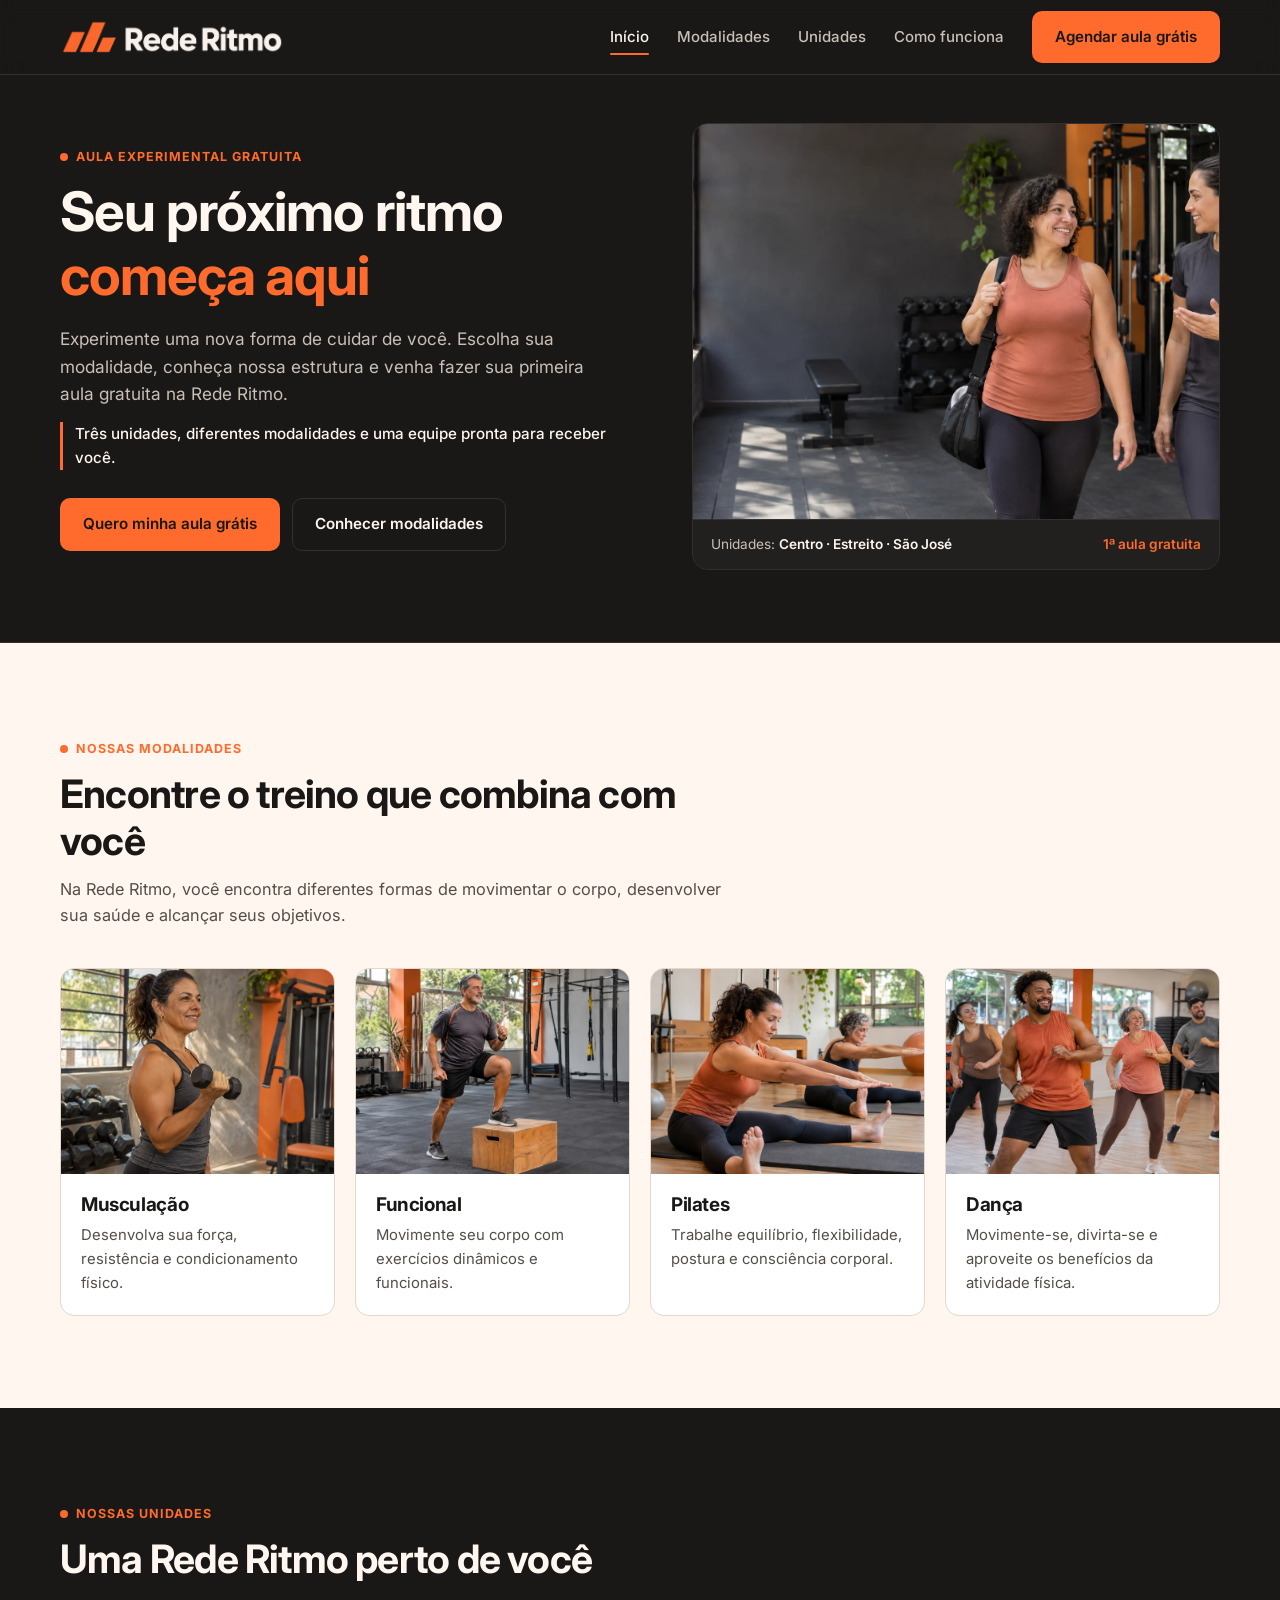
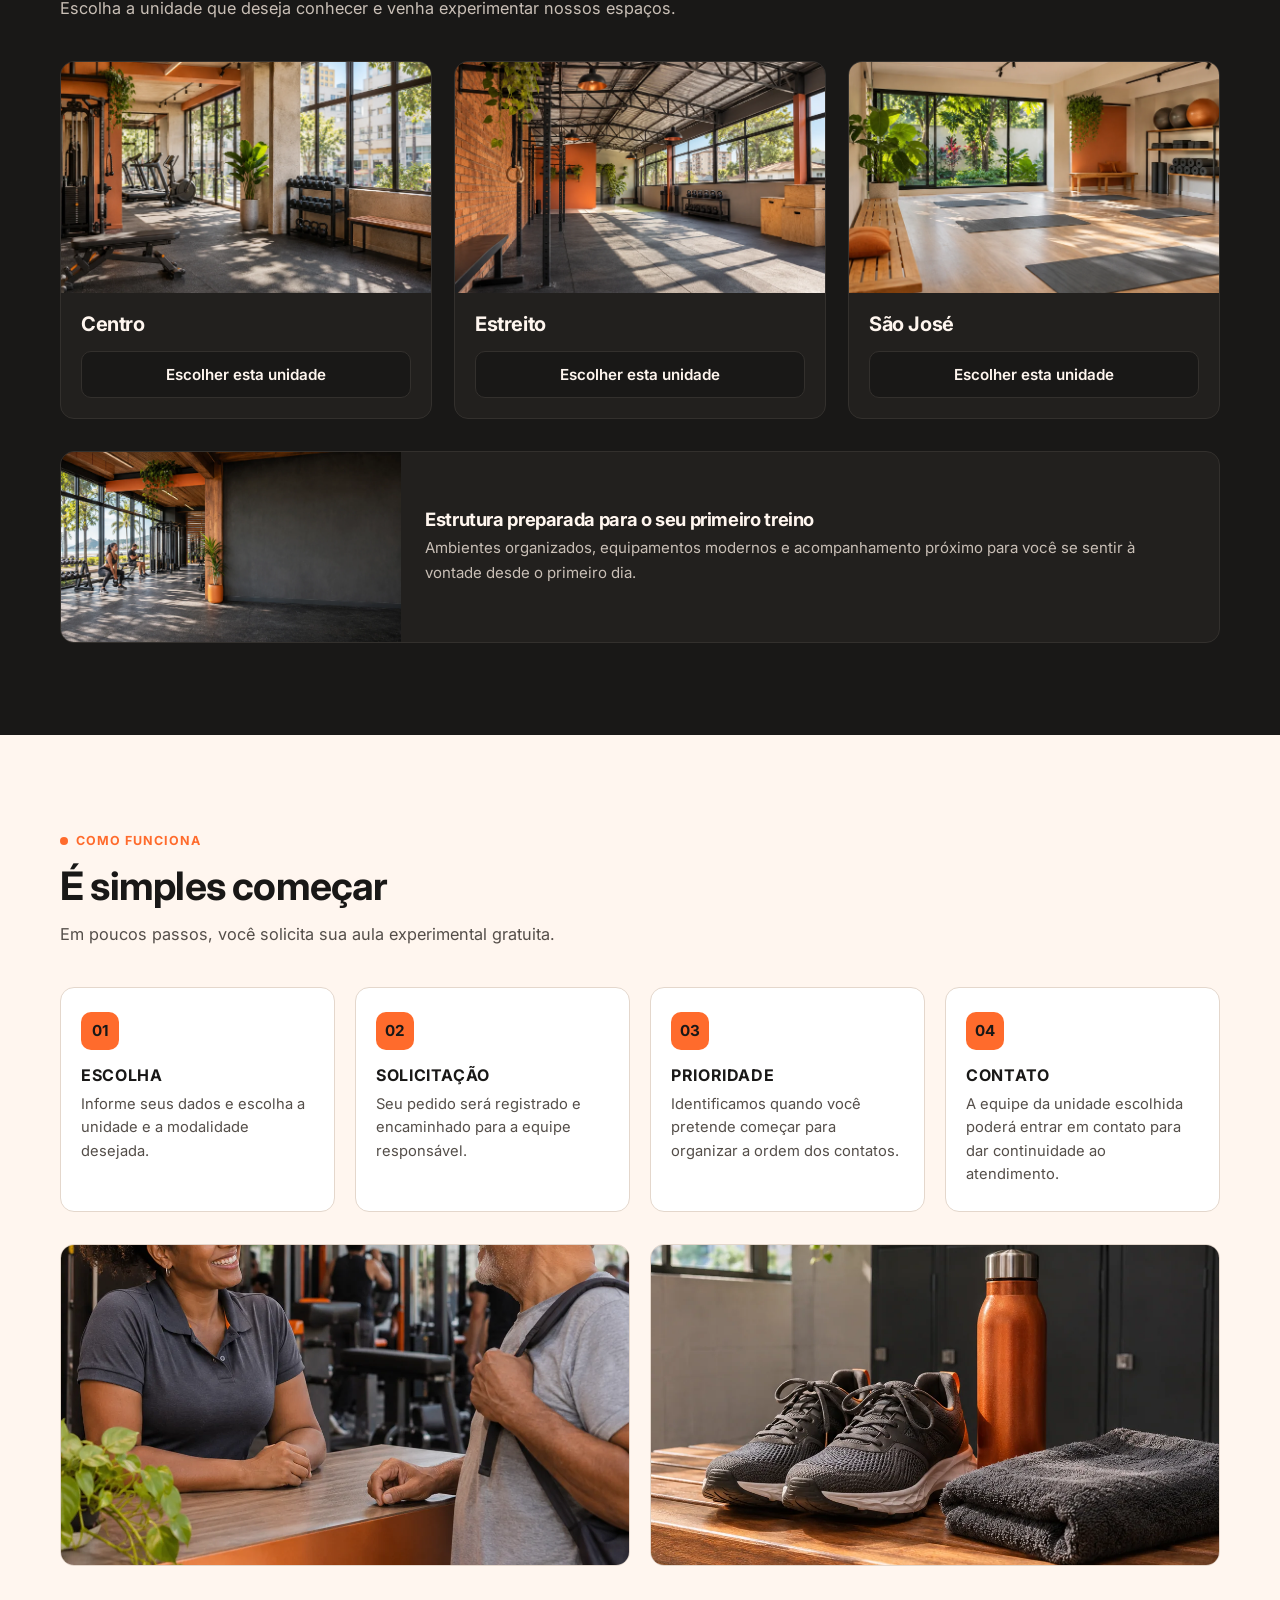
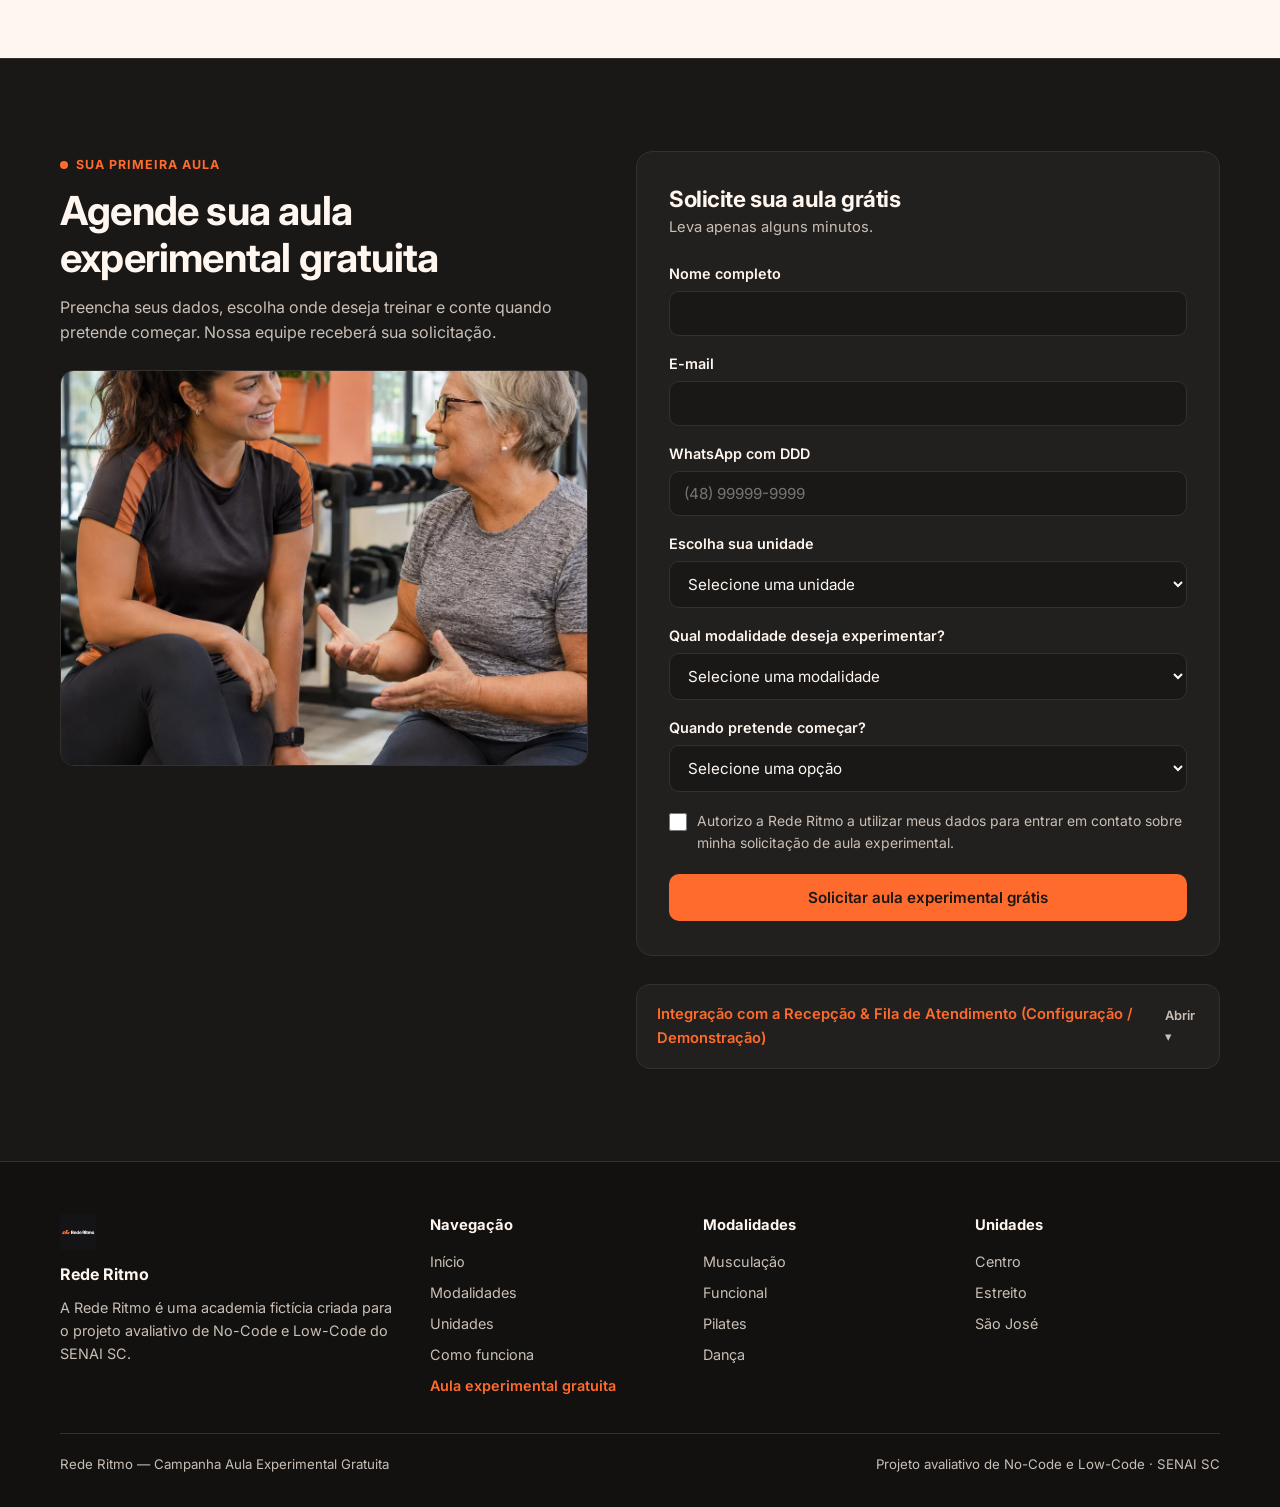
<file: public/03-unidades/kit-visual-rede-ritmo/index.html>
<!DOCTYPE html>
<html lang="pt-BR">
<head>
  <meta charset="UTF-8" />
  <meta name="viewport" content="width=device-width, initial-scale=1.0" />
  <title>Aula experimental gratuita | Rede Ritmo</title>
  <meta name="description" content="Seu próximo ritmo começa aqui. Escolha entre Musculação, Funcional, Pilates e Dança e solicite sua primeira aula experimental gratuita nas unidades Centro, Estreito e São José." />
  <link rel="icon" type="image/png" href="00-marca/icone-aba.png" />
  <link rel="preconnect" href="https://fonts.googleapis.com" />
  <link rel="preconnect" href="https://fonts.gstatic.com" crossorigin />
  <link href="https://fonts.googleapis.com/css2?family=Inter:wght@400;500;600;700&display=swap" rel="stylesheet" />

  <style>
    :root {
      --grafite: #191817;
      --grafite-card: #22201E;
      --grafite-borda: #33302D;
      --laranja: #FF6B2C;
      --laranja-hover: #E85A1E;
      --branco-quente: #FFF6EF;
      --branco-suave: #F5EAE0;
      --texto-secundario-escuro: #C9BFB6;
      --texto-secundario-claro: #544E49;
      --borda-clara: #E4D7CC;

      --quente-bg: rgba(255, 107, 44, 0.16);
      --quente-border: #FF6B2C;
      --quente-text: #FF8C5A;

      --morno-bg: rgba(234, 179, 8, 0.16);
      --morno-border: #EAB308;
      --morno-text: #FACC15;

      --frio-bg: rgba(56, 189, 248, 0.16);
      --frio-border: #38BDF8;
      --frio-text: #7DD3FC;

      --container-max: 1200px;
      --gutter: 20px;
      --radius-card: 14px;
      --radius-btn: 10px;
    }

    * {
      box-sizing: border-box;
      margin: 0;
      padding: 0;
    }

    html {
      scroll-behavior: smooth;
      overflow-x: hidden;
    }

    body {
      font-family: 'Inter', system-ui, -apple-system, BlinkMacSystemFont, sans-serif;
      background-color: var(--grafite);
      color: var(--branco-quente);
      line-height: 1.6;
      overflow-x: hidden;
      -webkit-font-smoothing: antialiased;
    }

    img {
      display: block;
      max-width: 100%;
      object-fit: cover;
    }

    a {
      color: inherit;
      text-decoration: none;
    }

    .container {
      width: 100%;
      max-width: var(--container-max);
      margin-left: auto;
      margin-right: auto;
      padding-left: var(--gutter);
      padding-right: var(--gutter);
    }

    /* Botões */
    .btn {
      display: inline-flex;
      align-items: center;
      justify-content: center;
      gap: 8px;
      padding: 13px 22px;
      border-radius: var(--radius-btn);
      font-family: inherit;
      font-size: 0.95rem;
      font-weight: 600;
      cursor: pointer;
      border: 1px solid transparent;
      transition: background-color 0.2s ease, border-color 0.2s ease, color 0.2s ease, transform 0.15s ease;
    }

    .btn:active {
      transform: translateY(1px);
    }

    .btn:disabled {
      opacity: 0.65;
      cursor: not-allowed;
    }

    .btn-primary {
      background-color: var(--laranja);
      color: var(--grafite);
    }

    .btn-primary:hover:not(:disabled) {
      background-color: var(--laranja-hover);
      color: var(--branco-quente);
    }

    .btn-outline {
      background-color: transparent;
      border-color: var(--grafite-borda);
      color: var(--branco-quente);
    }

    .btn-outline:hover {
      border-color: var(--laranja);
      color: var(--laranja);
    }

    .btn-full {
      width: 100%;
    }

    /* Cabeçalho Fixo */
    .site-header {
      position: sticky;
      top: 0;
      z-index: 50;
      background-color: rgba(25, 24, 23, 0.96);
      border-bottom: 1px solid var(--grafite-borda);
      backdrop-filter: blur(8px);
    }

    .header-inner {
      display: flex;
      align-items: center;
      justify-content: space-between;
      min-height: 74px;
      gap: 16px;
    }

    .brand-link img {
      height: 36px;
      width: auto;
      object-fit: contain;
    }

    .desktop-nav {
      display: none;
      align-items: center;
      gap: 28px;
    }

    .desktop-nav a.nav-item {
      font-size: 0.94rem;
      font-weight: 500;
      color: var(--texto-secundario-escuro);
      position: relative;
      padding: 6px 0;
      transition: color 0.2s ease;
    }

    .desktop-nav a.nav-item:hover,
    .desktop-nav a.nav-item.active {
      color: var(--branco-quente);
    }

    .desktop-nav a.nav-item.active::after {
      content: "";
      position: absolute;
      left: 0;
      right: 0;
      bottom: 0;
      height: 2px;
      background-color: var(--laranja);
      border-radius: 2px;
    }

    .mobile-toggle {
      display: inline-flex;
      align-items: center;
      justify-content: center;
      width: 42px;
      height: 42px;
      border-radius: 10px;
      border: 1px solid var(--grafite-borda);
      background: var(--grafite-card);
      color: var(--branco-quente);
      cursor: pointer;
    }

    .mobile-menu {
      display: none;
      flex-direction: column;
      gap: 12px;
      padding: 16px var(--gutter) 22px;
      border-top: 1px solid var(--grafite-borda);
      background-color: var(--grafite);
    }

    .mobile-menu.open {
      display: flex;
    }

    .mobile-menu a.nav-item {
      padding: 8px 4px;
      font-weight: 500;
      color: var(--branco-quente);
      border-bottom: 1px solid var(--grafite-borda);
    }

    @media (min-width: 900px) {
      .desktop-nav {
        display: flex;
      }
      .mobile-toggle,
      .mobile-menu {
        display: none !important;
      }
    }

    /* Tipografia e Rótulos de Seção */
    .eyebrow {
      display: inline-flex;
      align-items: center;
      gap: 8px;
      font-size: 0.78rem;
      font-weight: 700;
      letter-spacing: 0.08em;
      text-transform: uppercase;
      color: var(--laranja);
      margin-bottom: 12px;
    }

    .eyebrow-dot {
      width: 8px;
      height: 8px;
      border-radius: 50%;
      background-color: var(--laranja);
      flex-shrink: 0;
    }

    h1, h2, h3 {
      font-weight: 700;
      line-height: 1.18;
      letter-spacing: -0.02em;
    }

    section {
      padding: 68px 0;
    }

    @media (min-width: 900px) {
      section {
        padding: 92px 0;
      }
    }

    /* 2. Hero */
    .hero {
      padding-top: 48px;
      padding-bottom: 72px;
      border-bottom: 1px solid var(--grafite-borda);
    }

    .hero-grid {
      display: grid;
      grid-template-columns: 1fr;
      gap: 36px;
      align-items: center;
    }

    @media (min-width: 900px) {
      .hero-grid {
        grid-template-columns: 1.05fr 0.95fr;
        gap: 48px;
      }
    }

    .hero h1 {
      font-size: clamp(2.2rem, 4.5vw, 3.4rem);
      color: var(--branco-quente);
      margin-bottom: 18px;
    }

    .hero h1 span {
      color: var(--laranja);
    }

    .hero-subtitle {
      font-size: 1.08rem;
      color: var(--texto-secundario-escuro);
      margin-bottom: 14px;
      max-width: 560px;
    }

    .hero-complement {
      font-size: 0.95rem;
      font-weight: 500;
      color: var(--branco-quente);
      padding-left: 12px;
      border-left: 3px solid var(--laranja);
      margin-bottom: 28px;
    }

    .hero-actions {
      display: flex;
      flex-wrap: wrap;
      gap: 12px;
    }

    .hero-media {
      position: relative;
      border-radius: 16px;
      overflow: hidden;
      border: 1px solid var(--grafite-borda);
      background-color: var(--grafite-card);
    }

    .hero-media img {
      width: 100%;
      aspect-ratio: 4 / 3;
      object-fit: cover;
    }

    .hero-badge-bar {
      display: flex;
      align-items: center;
      justify-content: space-between;
      gap: 12px;
      padding: 14px 18px;
      background-color: var(--grafite-card);
      border-top: 1px solid var(--grafite-borda);
      font-size: 0.85rem;
      color: var(--texto-secundario-escuro);
    }

    .hero-badge-bar strong {
      color: var(--branco-quente);
      font-weight: 600;
    }

    /* Cabeçalhos de Seção */
    .section-header {
      max-width: 680px;
      margin-bottom: 40px;
    }

    .section-header h2 {
      font-size: clamp(1.75rem, 3.2vw, 2.45rem);
      margin-bottom: 12px;
    }

    .section-header p {
      font-size: 1.02rem;
      color: var(--texto-secundario-escuro);
    }

    /* Seção Clara Alternada (Branco Quente) */
    .section-warm {
      background-color: var(--branco-quente);
      color: var(--grafite);
    }

    .section-warm .section-header p {
      color: var(--texto-secundario-claro);
    }

    /* 3. Modalidades */
    .modalities-grid {
      display: grid;
      grid-template-columns: 1fr;
      gap: 20px;
    }

    @media (min-width: 600px) {
      .modalities-grid {
        grid-template-columns: repeat(2, 1fr);
      }
    }

    @media (min-width: 960px) {
      .modalities-grid {
        grid-template-columns: repeat(4, 1fr);
      }
    }

    .modality-card {
      background-color: #FFFFFF;
      border: 1px solid var(--borda-clara);
      border-radius: var(--radius-card);
      overflow: hidden;
      display: flex;
      flex-direction: column;
    }

    .modality-card img {
      width: 100%;
      aspect-ratio: 4 / 3;
    }

    .modality-body {
      padding: 20px;
      flex: 1;
    }

    .modality-body h3 {
      font-size: 1.18rem;
      color: var(--grafite);
      margin-bottom: 8px;
    }

    .modality-body p {
      font-size: 0.93rem;
      color: var(--texto-secundario-claro);
    }

    /* 4. Unidades */
    .units-grid {
      display: grid;
      grid-template-columns: 1fr;
      gap: 22px;
      margin-bottom: 32px;
    }

    @media (min-width: 768px) {
      .units-grid {
        grid-template-columns: repeat(3, 1fr);
      }
    }

    .unit-card {
      background-color: var(--grafite-card);
      border: 1px solid var(--grafite-borda);
      border-radius: var(--radius-card);
      overflow: hidden;
      display: flex;
      flex-direction: column;
      transition: border-color 0.2s ease;
    }

    .unit-card.selected {
      border-color: var(--laranja);
    }

    .unit-card img {
      width: 100%;
      aspect-ratio: 16 / 10;
    }

    .unit-body {
      padding: 20px;
      display: flex;
      flex-direction: column;
      gap: 14px;
      flex: 1;
      justify-content: space-between;
    }

    .unit-body h3 {
      font-size: 1.25rem;
      color: var(--branco-quente);
    }

    .btn-unit {
      width: 100%;
      background-color: var(--grafite);
      color: var(--branco-quente);
      border: 1px solid var(--grafite-borda);
    }

    .btn-unit:hover,
    .unit-card.selected .btn-unit {
      background-color: var(--laranja);
      border-color: var(--laranja);
      color: var(--grafite);
    }

    .structure-banner {
      display: grid;
      grid-template-columns: 1fr;
      background-color: var(--grafite-card);
      border: 1px solid var(--grafite-borda);
      border-radius: var(--radius-card);
      overflow: hidden;
      align-items: center;
    }

    @media (min-width: 768px) {
      .structure-banner {
        grid-template-columns: 340px 1fr;
      }
    }

    .structure-banner img {
      width: 100%;
      height: 190px;
    }

    .structure-banner-text {
      padding: 24px;
    }

    .structure-banner-text h3 {
      font-size: 1.15rem;
      margin-bottom: 6px;
    }

    .structure-banner-text p {
      font-size: 0.94rem;
      color: var(--texto-secundario-escuro);
    }

    /* 5. Como Funciona */
    .steps-grid {
      display: grid;
      grid-template-columns: 1fr;
      gap: 20px;
      margin-bottom: 32px;
    }

    @media (min-width: 640px) {
      .steps-grid {
        grid-template-columns: repeat(2, 1fr);
      }
    }

    @media (min-width: 960px) {
      .steps-grid {
        grid-template-columns: repeat(4, 1fr);
      }
    }

    .step-card {
      background-color: #FFFFFF;
      border: 1px solid var(--borda-clara);
      border-radius: var(--radius-card);
      padding: 24px 20px;
    }

    .step-num {
      display: inline-flex;
      align-items: center;
      justify-content: center;
      width: 38px;
      height: 38px;
      border-radius: 10px;
      background-color: var(--laranja);
      color: var(--grafite);
      font-weight: 700;
      font-size: 0.95rem;
      margin-bottom: 16px;
    }

    .step-card h3 {
      font-size: 1rem;
      letter-spacing: 0.04em;
      color: var(--grafite);
      margin-bottom: 8px;
    }

    .step-card p {
      font-size: 0.92rem;
      color: var(--texto-secundario-claro);
    }

    .welcome-gallery {
      display: grid;
      grid-template-columns: 1fr;
      gap: 20px;
    }

    @media (min-width: 768px) {
      .welcome-gallery {
        grid-template-columns: repeat(2, 1fr);
      }
    }

    .welcome-gallery figure {
      border-radius: var(--radius-card);
      overflow: hidden;
      border: 1px solid var(--borda-clara);
      background-color: #FFFFFF;
    }

    .welcome-gallery img {
      width: 100%;
      aspect-ratio: 16 / 9;
    }

    /* 6. Formulário */
    .form-section {
      border-top: 1px solid var(--grafite-borda);
    }

    .form-grid {
      display: grid;
      grid-template-columns: 1fr;
      gap: 36px;
      align-items: start;
    }

    @media (min-width: 900px) {
      .form-grid {
        grid-template-columns: 0.95fr 1.05fr;
        gap: 48px;
      }
    }

    .form-intro h2 {
      font-size: clamp(1.8rem, 3.3vw, 2.5rem);
      margin-bottom: 14px;
    }

    .form-intro p {
      color: var(--texto-secundario-escuro);
      margin-bottom: 24px;
    }

    .form-intro img {
      width: 100%;
      aspect-ratio: 4 / 3;
      border-radius: var(--radius-card);
      border: 1px solid var(--grafite-borda);
    }

    .form-card {
      background-color: var(--grafite-card);
      border: 1px solid var(--grafite-borda);
      border-radius: 16px;
      padding: 26px 22px;
    }

    @media (min-width: 600px) {
      .form-card {
        padding: 34px 32px;
      }
    }

    .form-card-header {
      margin-bottom: 22px;
    }

    .form-card-header h3 {
      font-size: 1.4rem;
      margin-bottom: 4px;
    }

    .form-card-header p {
      font-size: 0.92rem;
      color: var(--texto-secundario-escuro);
    }

    .field-group {
      margin-bottom: 16px;
    }

    .field-group label {
      display: block;
      font-size: 0.9rem;
      font-weight: 600;
      margin-bottom: 6px;
      color: var(--branco-quente);
    }

    .field-control {
      width: 100%;
      padding: 12px 14px;
      border-radius: 10px;
      border: 1px solid var(--grafite-borda);
      background-color: var(--grafite);
      color: var(--branco-quente);
      font-family: inherit;
      font-size: 0.95rem;
      transition: border-color 0.2s ease;
    }

    .field-control:focus {
      outline: none;
      border-color: var(--laranja);
    }

    .field-control.invalid {
      border-color: #EF4444;
    }

    .field-error {
      display: none;
      font-size: 0.82rem;
      color: #FCA5A5;
      margin-top: 5px;
    }

    .field-error.visible {
      display: block;
    }

    .checkbox-group {
      display: flex;
      align-items: flex-start;
      gap: 10px;
      margin: 18px 0 20px;
    }

    .checkbox-group input[type="checkbox"] {
      width: 18px;
      height: 18px;
      margin-top: 3px;
      accent-color: var(--laranja);
      flex-shrink: 0;
      cursor: pointer;
    }

    .checkbox-group label {
      font-size: 0.87rem;
      font-weight: 400;
      color: var(--texto-secundario-escuro);
      cursor: pointer;
      margin-bottom: 0;
    }

    /* Área de Status / Pós-envio */
    .status-box {
      display: none;
      margin-top: 18px;
      padding: 18px;
      border-radius: 12px;
      border: 1px solid var(--grafite-borda);
      font-size: 0.93rem;
    }

    .status-box.visible {
      display: block;
    }

    .status-box.error {
      background-color: rgba(239, 68, 68, 0.12);
      border-color: #EF4444;
      color: #FECACA;
    }

    .status-box.duplicate {
      background-color: rgba(234, 179, 8, 0.14);
      border-color: #EAB308;
      color: #FEF08A;
    }

    .status-box.success {
      background-color: rgba(34, 197, 94, 0.12);
      border-color: #22C55E;
      color: var(--branco-quente);
    }

    .status-box h4 {
      font-size: 1.08rem;
      margin-bottom: 6px;
    }

    .receipt-details {
      margin-top: 12px;
      padding-top: 12px;
      border-top: 1px solid rgba(255, 246, 239, 0.15);
      display: grid;
      gap: 6px;
      font-size: 0.88rem;
    }

    /* Badges de Prioridade */
    .priority-badge {
      display: inline-flex;
      align-items: center;
      gap: 6px;
      padding: 3px 10px;
      border-radius: 999px;
      font-size: 0.76rem;
      font-weight: 700;
      text-transform: uppercase;
      letter-spacing: 0.05em;
    }

    .priority-quente {
      background-color: var(--quente-bg);
      border: 1px solid var(--quente-border);
      color: var(--quente-text);
    }

    .priority-morno {
      background-color: var(--morno-bg);
      border: 1px solid var(--morno-border);
      color: var(--morno-text);
    }

    .priority-frio {
      background-color: var(--frio-bg);
      border: 1px solid var(--frio-border);
      color: var(--frio-text);
    }

    /* Painel Técnico de Integração e Recepção (Avaliação) */
    .ops-drawer {
      margin-top: 28px;
      background-color: var(--grafite-card);
      border: 1px solid var(--grafite-borda);
      border-radius: var(--radius-card);
      padding: 18px 20px;
    }

    .ops-drawer summary {
      cursor: pointer;
      font-weight: 600;
      font-size: 0.92rem;
      color: var(--laranja);
      list-style: none;
      display: flex;
      align-items: center;
      justify-content: space-between;
    }

    .ops-content {
      margin-top: 16px;
      padding-top: 16px;
      border-top: 1px solid var(--grafite-borda);
      display: grid;
      gap: 16px;
      font-size: 0.88rem;
    }

    .ops-row {
      display: flex;
      flex-wrap: wrap;
      gap: 10px;
      align-items: center;
    }

    .ops-row input[type="url"] {
      flex: 1;
      min-width: 220px;
    }

    .reception-list {
      display: grid;
      gap: 10px;
      max-height: 280px;
      overflow-y: auto;
    }

    .reception-item {
      background-color: var(--grafite);
      border: 1px solid var(--grafite-borda);
      border-radius: 10px;
      padding: 12px 14px;
      display: flex;
      flex-wrap: wrap;
      justify-content: space-between;
      align-items: center;
      gap: 10px;
    }

    .reception-item.hot-row {
      border-left: 4px solid var(--laranja);
    }

    /* 12. Rodapé */
    .site-footer {
      background-color: #121110;
      border-top: 1px solid var(--grafite-borda);
      padding: 52px 0 32px;
      color: var(--texto-secundario-escuro);
      font-size: 0.9rem;
    }

    .footer-grid {
      display: grid;
      grid-template-columns: 1fr;
      gap: 28px;
      margin-bottom: 36px;
    }

    @media (min-width: 768px) {
      .footer-grid {
        grid-template-columns: 1.4fr 1fr 1fr 1fr;
      }
    }

    .footer-brand img {
      height: 36px;
      width: auto;
      object-fit: contain;
      margin-bottom: 12px;
    }

    .footer-brand strong {
      display: block;
      color: var(--branco-quente);
      font-size: 1rem;
      margin-bottom: 8px;
    }

    .footer-col h4 {
      color: var(--branco-quente);
      font-size: 0.92rem;
      margin-bottom: 12px;
    }

    .footer-col ul {
      list-style: none;
      display: grid;
      gap: 8px;
    }

    .footer-col a:hover {
      color: var(--laranja);
    }

    .footer-bottom {
      padding-top: 20px;
      border-top: 1px solid var(--grafite-borda);
      display: flex;
      flex-wrap: wrap;
      justify-content: space-between;
      gap: 12px;
      font-size: 0.83rem;
    }
  </style>
</head>
<body>

  <!-- 1. CABEÇALHO -->
  <header class="site-header">
    <div class="container header-inner">
      <a href="#inicio" class="brand-link" aria-label="Rede Ritmo — Ir para o início">
        <img src="00-marca/logo-horizontal-transparente.png" alt="Logotipo Rede Ritmo" />
      </a>

      <nav class="desktop-nav" aria-label="Navegação principal">
        <a href="#inicio" class="nav-item active" data-nav="inicio">Início</a>
        <a href="#modalidades" class="nav-item" data-nav="modalidades">Modalidades</a>
        <a href="#unidades" class="nav-item" data-nav="unidades">Unidades</a>
        <a href="#como-funciona" class="nav-item" data-nav="como-funciona">Como funciona</a>
        <a href="#formulario" class="btn btn-primary">Agendar aula grátis</a>
      </nav>

      <button type="button" class="mobile-toggle" id="mobileMenuBtn" aria-label="Abrir menu de navegação" aria-expanded="false" aria-controls="mobileMenu">
        <svg width="22" height="22" viewBox="0 0 24 24" fill="none" stroke="currentColor" stroke-width="2" stroke-linecap="round"><line x1="3" y1="6" x2="21" y2="6"/><line x1="3" y1="12" x2="21" y2="12"/><line x1="3" y1="18" x2="21" y2="18"/></svg>
      </button>
    </div>

    <nav class="mobile-menu" id="mobileMenu" aria-label="Navegação mobile">
      <a href="#inicio" class="nav-item">Início</a>
      <a href="#modalidades" class="nav-item">Modalidades</a>
      <a href="#unidades" class="nav-item">Unidades</a>
      <a href="#como-funciona" class="nav-item">Como funciona</a>
      <a href="#formulario" class="btn btn-primary btn-full">Agendar aula grátis</a>
    </nav>
  </header>

  <main>
    <!-- 2. HERO -->
    <section id="inicio" class="hero">
      <div class="container hero-grid">
        <div>
          <div class="eyebrow"><span class="eyebrow-dot"></span>AULA EXPERIMENTAL GRATUITA</div>
          <h1>Seu próximo ritmo <span>começa aqui</span></h1>
          <p class="hero-subtitle">
            Experimente uma nova forma de cuidar de você. Escolha sua modalidade, conheça nossa estrutura e venha fazer sua primeira aula gratuita na Rede Ritmo.
          </p>
          <p class="hero-complement">
            Três unidades, diferentes modalidades e uma equipe pronta para receber você.
          </p>
          <div class="hero-actions">
            <a href="#formulario" class="btn btn-primary">Quero minha aula grátis</a>
            <a href="#modalidades" class="btn btn-outline">Conhecer modalidades</a>
          </div>
        </div>

        <div class="hero-media">
          <img src="01-topo/primeira-aula.webp" alt="Aluna e instrutora conversando durante uma primeira aula na Rede Ritmo." />
          <div class="hero-badge-bar">
            <span>Unidades: <strong>Centro · Estreito · São José</strong></span>
            <span style="color: var(--laranja); font-weight: 600;">1ª aula gratuita</span>
          </div>
        </div>
      </div>
    </section>

    <!-- 3. MODALIDADES -->
    <section id="modalidades" class="section-warm">
      <div class="container">
        <div class="section-header">
          <div class="eyebrow"><span class="eyebrow-dot"></span>NOSSAS MODALIDADES</div>
          <h2>Encontre o treino que combina com você</h2>
          <p>Na Rede Ritmo, você encontra diferentes formas de movimentar o corpo, desenvolver sua saúde e alcançar seus objetivos.</p>
        </div>

        <div class="modalities-grid">
          <article class="modality-card">
            <img src="02-modalidades/musculacao.webp" alt="Treino de Musculação na Rede Ritmo" loading="lazy" />
            <div class="modality-body">
              <h3>Musculação</h3>
              <p>Desenvolva sua força, resistência e condicionamento físico.</p>
            </div>
          </article>

          <article class="modality-card">
            <img src="02-modalidades/funcional.webp" alt="Treino Funcional na Rede Ritmo" loading="lazy" />
            <div class="modality-body">
              <h3>Funcional</h3>
              <p>Movimente seu corpo com exercícios dinâmicos e funcionais.</p>
            </div>
          </article>

          <article class="modality-card">
            <img src="02-modalidades/pilates.webp" alt="Aula de Pilates na Rede Ritmo" loading="lazy" />
            <div class="modality-body">
              <h3>Pilates</h3>
              <p>Trabalhe equilíbrio, flexibilidade, postura e consciência corporal.</p>
            </div>
          </article>

          <article class="modality-card">
            <img src="02-modalidades/danca.webp" alt="Aula de Dança na Rede Ritmo" loading="lazy" />
            <div class="modality-body">
              <h3>Dança</h3>
              <p>Movimente-se, divirta-se e aproveite os benefícios da atividade física.</p>
            </div>
          </article>
        </div>
      </div>
    </section>

    <!-- 4. NOSSAS UNIDADES -->
    <section id="unidades">
      <div class="container">
        <div class="section-header">
          <div class="eyebrow"><span class="eyebrow-dot"></span>NOSSAS UNIDADES</div>
          <h2>Uma Rede Ritmo perto de você</h2>
          <p>Escolha a unidade que deseja conhecer e venha experimentar nossos espaços.</p>
        </div>

        <div class="units-grid">
          <article class="unit-card" data-unit-card="centro">
            <img src="03-unidades/centro.webp" alt="Estrutura interna da unidade Centro da Rede Ritmo" loading="lazy" />
            <div class="unit-body">
              <h3>Centro</h3>
              <button type="button" class="btn btn-unit" data-select-unit="centro">Escolher esta unidade</button>
            </div>
          </article>

          <article class="unit-card" data-unit-card="estreito">
            <img src="03-unidades/estreito.webp" alt="Estrutura interna da unidade Estreito da Rede Ritmo" loading="lazy" />
            <div class="unit-body">
              <h3>Estreito</h3>
              <button type="button" class="btn btn-unit" data-select-unit="estreito">Escolher esta unidade</button>
            </div>
          </article>

          <article class="unit-card" data-unit-card="sao-jose">
            <img src="03-unidades/sao-jose.webp" alt="Estrutura interna da unidade São José da Rede Ritmo" loading="lazy" />
            <div class="unit-body">
              <h3>São José</h3>
              <button type="button" class="btn btn-unit" data-select-unit="sao-jose">Escolher esta unidade</button>
            </div>
          </article>
        </div>

        <div class="structure-banner">
          <img src="01-topo/sala-de-treino.webp" alt="Sala de treino da Rede Ritmo preparada para receber alunos" loading="lazy" />
          <div class="structure-banner-text">
            <h3>Estrutura preparada para o seu primeiro treino</h3>
            <p>Ambientes organizados, equipamentos modernos e acompanhamento próximo para você se sentir à vontade desde o primeiro dia.</p>
          </div>
        </div>
      </div>
    </section>

    <!-- 5. COMO FUNCIONA -->
    <section id="como-funciona" class="section-warm">
      <div class="container">
        <div class="section-header">
          <div class="eyebrow"><span class="eyebrow-dot"></span>COMO FUNCIONA</div>
          <h2>É simples começar</h2>
          <p>Em poucos passos, você solicita sua aula experimental gratuita.</p>
        </div>

        <div class="steps-grid">
          <article class="step-card">
            <span class="step-num">01</span>
            <h3>ESCOLHA</h3>
            <p>Informe seus dados e escolha a unidade e a modalidade desejada.</p>
          </article>

          <article class="step-card">
            <span class="step-num">02</span>
            <h3>SOLICITAÇÃO</h3>
            <p>Seu pedido será registrado e encaminhado para a equipe responsável.</p>
          </article>

          <article class="step-card">
            <span class="step-num">03</span>
            <h3>PRIORIDADE</h3>
            <p>Identificamos quando você pretende começar para organizar a ordem dos contatos.</p>
          </article>

          <article class="step-card">
            <span class="step-num">04</span>
            <h3>CONTATO</h3>
            <p>A equipe da unidade escolhida poderá entrar em contato para dar continuidade ao atendimento.</p>
          </article>
        </div>

        <div class="welcome-gallery">
          <figure>
            <img src="04-acolhimento/chegada-na-recepcao.webp" alt="Recepção acolhedora da Rede Ritmo" loading="lazy" />
          </figure>
          <figure>
            <img src="04-acolhimento/preparando-o-treino.webp" alt="Preparação para a primeira aula na Rede Ritmo" loading="lazy" />
          </figure>
        </div>
      </div>
    </section>

    <!-- 6. FORMULÁRIO DE INSCRIÇÃO -->
    <section id="formulario" class="form-section">
      <div class="container">
        <div class="form-grid">
          <div class="form-intro">
            <div class="eyebrow"><span class="eyebrow-dot"></span>SUA PRIMEIRA AULA</div>
            <h2>Agende sua aula experimental gratuita</h2>
            <p>Preencha seus dados, escolha onde deseja treinar e conte quando pretende começar. Nossa equipe receberá sua solicitação.</p>
            <img src="04-acolhimento/conversa-com-instrutora.webp" alt="Aluna conversando com uma instrutora da Rede Ritmo." loading="lazy" />
          </div>

          <div>
            <div class="form-card">
              <div class="form-card-header">
                <h3>Solicite sua aula grátis</h3>
                <p>Leva apenas alguns minutos.</p>
              </div>

              <form id="trialForm" novalidate>
                <div class="field-group">
                  <label for="nome">Nome completo</label>
                  <input type="text" id="nome" name="nome" class="field-control" maxlength="100" required autocomplete="name" />
                  <span class="field-error" id="err-nome">Informe seu nome completo.</span>
                </div>

                <div class="field-group">
                  <label for="email">E-mail</label>
                  <input type="email" id="email" name="email" class="field-control" required autocomplete="email" />
                  <span class="field-error" id="err-email">Informe um e-mail válido.</span>
                </div>

                <div class="field-group">
                  <label for="whatsapp">WhatsApp com DDD</label>
                  <input type="tel" id="whatsapp" name="whatsapp" class="field-control" placeholder="(48) 99999-9999" required autocomplete="tel" />
                  <span class="field-error" id="err-whatsapp">Informe um WhatsApp válido com DDD.</span>
                </div>

                <div class="field-group">
                  <label for="unidade">Escolha sua unidade</label>
                  <select id="unidade" name="unidade" class="field-control" required>
                    <option value="">Selecione uma unidade</option>
                    <option value="centro">Centro</option>
                    <option value="estreito">Estreito</option>
                    <option value="sao-jose">São José</option>
                  </select>
                  <span class="field-error" id="err-unidade">Selecione uma unidade.</span>
                </div>

                <div class="field-group">
                  <label for="modalidade">Qual modalidade deseja experimentar?</label>
                  <select id="modalidade" name="modalidade" class="field-control" required>
                    <option value="">Selecione uma modalidade</option>
                    <option value="musculacao">Musculação</option>
                    <option value="funcional">Funcional</option>
                    <option value="pilates">Pilates</option>
                    <option value="danca">Dança</option>
                  </select>
                  <span class="field-error" id="err-modalidade">Selecione uma modalidade.</span>
                </div>

                <div class="field-group">
                  <label for="prazo">Quando pretende começar?</label>
                  <select id="prazo" name="prazo" class="field-control" required>
                    <option value="">Selecione uma opção</option>
                    <option value="esta-semana">Quero começar nesta semana</option>
                    <option value="este-mes">Quero começar neste mês</option>
                    <option value="pesquisando">Ainda estou pesquisando</option>
                  </select>
                  <span class="field-error" id="err-prazo">Informe quando pretende começar.</span>
                </div>

                <div class="checkbox-group">
                  <input type="checkbox" id="consentimento" name="consentimento" required />
                  <label for="consentimento">
                    Autorizo a Rede Ritmo a utilizar meus dados para entrar em contato sobre minha solicitação de aula experimental.
                  </label>
                </div>
                <span class="field-error" id="err-consentimento" style="margin-top:-12px; margin-bottom:14px;">
                  É necessário autorizar o contato para continuar.
                </span>

                <button type="submit" class="btn btn-primary btn-full" id="submitBtn">
                  Solicitar aula experimental grátis
                </button>

                <div id="statusBox" class="status-box" role="status" aria-live="polite"></div>
              </form>
            </div>

            <!-- Painel Técnico de Integração e Recepção (Para configuração de Webhook real e auditoria) -->
            <details class="ops-drawer" id="opsDrawer">
              <summary>
                <span>Integração com a Recepção & Fila de Atendimento (Configuração / Demonstração)</span>
                <span style="font-size:0.8rem; color:var(--texto-secundario-escuro);">Abrir ▾</span>
              </summary>

              <div class="ops-content">
                <div>
                  <label for="webhookUrl" style="display:block; font-weight:600; margin-bottom:6px;">
                    URL do Webhook Real (Make, n8n, Zapier ou Google Apps Script):
                  </label>
                  <div class="ops-row">
                    <input type="url" id="webhookUrl" class="field-control" placeholder="https://seu-webhook-real.exemplo/recepcao" />
                    <button type="button" class="btn btn-primary" id="saveWebhookBtn">Salvar URL</button>
                  </div>
                  <p style="color:var(--texto-secundario-escuro); margin-top:6px; font-size:0.82rem;">
                    Nenhuma URL fictícia está embutida no código. Sem URL configurada, o sistema exige ativar o modo de demonstração local abaixo para não simular uma integração externa inexistente.
                  </p>
                </div>

                <div class="ops-row">
                  <input type="checkbox" id="demoModeToggle" style="width:16px; height:16px; accent-color:var(--laranja);" />
                  <label for="demoModeToggle" style="cursor:pointer;">
                    Ativar <strong>Modo de Demonstração Local (Avaliação)</strong> — registra e classifica localmente quando não houver webhook externo conectado.
                  </label>
                </div>

                <div style="border-top:1px solid var(--grafite-borda); padding-top:14px;">
                  <div class="ops-row" style="justify-content:space-between; margin-bottom:10px;">
                    <strong>Pedidos encaminhados à Recepção (Prioridade Quente no topo):</strong>
                    <div class="ops-row">
                      <button type="button" class="btn btn-outline" id="exportJsonBtn" style="padding:7px 12px; font-size:0.8rem;">Exportar JSON</button>
                      <button type="button" class="btn btn-outline" id="clearRecordsBtn" style="padding:7px 12px; font-size:0.8rem;">Limpar testes</button>
                    </div>
                  </div>
                  <div id="receptionList" class="reception-list"></div>
                </div>
              </div>
            </details>
          </div>
        </div>
      </div>
    </section>
  </main>

  <!-- 12. RODAPÉ -->
  <footer class="site-footer">
    <div class="container">
      <div class="footer-grid">
        <div class="footer-brand">
          <img src="00-marca/logo-quadrada-grafite.png" alt="Rede Ritmo" loading="lazy" />
          <strong>Rede Ritmo</strong>
          <p>A Rede Ritmo é uma academia fictícia criada para o projeto avaliativo de No-Code e Low-Code do SENAI SC.</p>
        </div>

        <div class="footer-col">
          <h4>Navegação</h4>
          <ul>
            <li><a href="#inicio">Início</a></li>
            <li><a href="#modalidades">Modalidades</a></li>
            <li><a href="#unidades">Unidades</a></li>
            <li><a href="#como-funciona">Como funciona</a></li>
            <li><a href="#formulario" style="color:var(--laranja); font-weight:600;">Aula experimental gratuita</a></li>
          </ul>
        </div>

        <div class="footer-col">
          <h4>Modalidades</h4>
          <ul>
            <li><a href="#modalidades">Musculação</a></li>
            <li><a href="#modalidades">Funcional</a></li>
            <li><a href="#modalidades">Pilates</a></li>
            <li><a href="#modalidades">Dança</a></li>
          </ul>
        </div>

        <div class="footer-col">
          <h4>Unidades</h4>
          <ul>
            <li><a href="#unidades">Centro</a></li>
            <li><a href="#unidades">Estreito</a></li>
            <li><a href="#unidades">São José</a></li>
          </ul>
        </div>
      </div>

      <div class="footer-bottom">
        <span>Rede Ritmo — Campanha Aula Experimental Gratuita</span>
        <span>Projeto avaliativo de No-Code e Low-Code · SENAI SC</span>
      </div>
    </div>
  </footer>

  <script>
    (function () {
      const STORAGE_LEADS_KEY = 'rede_ritmo_solicitacoes_v1';
      const STORAGE_WEBHOOK_KEY = 'rede_ritmo_webhook_url_v1';
      const STORAGE_DEMO_KEY = 'rede_ritmo_demo_mode_v1';

      const LABELS_UNIDADE = {
        'centro': 'Centro',
        'estreito': 'Estreito',
        'sao-jose': 'São José'
      };

      const EQUIPE_UNIDADE = {
        'centro': 'Recepção Unidade Centro',
        'estreito': 'Recepção Unidade Estreito',
        'sao-jose': 'Recepção Unidade São José'
      };

      const LABELS_MODALIDADE = {
        'musculacao': 'Musculação',
        'funcional': 'Funcional',
        'pilates': 'Pilates',
        'danca': 'Dança'
      };

      // Menu Mobile
      const mobileMenuBtn = document.getElementById('mobileMenuBtn');
      const mobileMenu = document.getElementById('mobileMenu');

      mobileMenuBtn.addEventListener('click', () => {
        const isOpen = mobileMenu.classList.toggle('open');
        mobileMenuBtn.setAttribute('aria-expanded', String(isOpen));
      });

      mobileMenu.querySelectorAll('a').forEach((link) => {
        link.addEventListener('click', () => {
          mobileMenu.classList.remove('open');
          mobileMenuBtn.setAttribute('aria-expanded', 'false');
        });
      });

      // Destaque de navegação ativa por seção
      const sections = ['inicio', 'modalidades', 'unidades', 'como-funciona'];
      const navLinks = document.querySelectorAll('.desktop-nav a[data-nav]');
      const observer = new IntersectionObserver((entries) => {
        entries.forEach((entry) => {
          if (entry.isIntersecting) {
            navLinks.forEach((a) => {
              a.classList.toggle('active', a.dataset.nav === entry.target.id);
            });
          }
        });
      }, { rootMargin: '-25% 0px -55% 0px' });

      sections.forEach((id) => {
        const el = document.getElementById(id);
        if (el) observer.observe(el);
      });

      // Seleção automática de unidade pelos cartões
      const unidadeSelect = document.getElementById('unidade');
      const unitCards = document.querySelectorAll('[data-unit-card]');

      function syncUnitCardSelection(selectedValue) {
        unitCards.forEach((card) => {
          const isSelected = card.dataset.unitCard === selectedValue;
          card.classList.toggle('selected', isSelected);
          const btn = card.querySelector('button');
          if (btn) {
            btn.textContent = isSelected ? 'Unidade selecionada ✓' : 'Escolher esta unidade';
          }
        });
      }

      document.querySelectorAll('[data-select-unit]').forEach((btn) => {
        btn.addEventListener('click', () => {
          const value = btn.dataset.selectUnit;
          unidadeSelect.value = value;
          syncUnitCardSelection(value);
          clearFieldError('unidade');
          document.getElementById('formulario').scrollIntoView({ behavior: 'smooth' });
        });
      });

      unidadeSelect.addEventListener('change', () => {
        syncUnitCardSelection(unidadeSelect.value);
      });

      // Máscara de WhatsApp com DDD
      const whatsappInput = document.getElementById('whatsapp');
      whatsappInput.addEventListener('input', (e) => {
        let digits = e.target.value.replace(/\D/g, '').slice(0, 11);
        if (digits.length > 6) {
          e.target.value = `(${digits.slice(0, 2)}) ${digits.slice(2, 7)}-${digits.slice(7)}`;
        } else if (digits.length > 2) {
          e.target.value = `(${digits.slice(0, 2)}) ${digits.slice(2)}`;
        } else if (digits.length > 0) {
          e.target.value = `(${digits}`;
        }
      });

      // 7. Sistema de Classificação Automática
      function classificarInteressado(prazo) {
        if (prazo === 'esta-semana') {
          return {
            classificacao: 'quente',
            descricao: 'Interessado que pretende começar nesta semana.'
          };
        }
        if (prazo === 'este-mes') {
          return {
            classificacao: 'morno',
            descricao: 'Interessado que pretende começar neste mês.'
          };
        }
        return {
          classificacao: 'frio',
          descricao: 'Interessado que ainda está pesquisando.'
        };
      }

      // 8. Validação dos Dados
      function normalizeWhatsapp(raw) {
        return String(raw || '').replace(/\D/g, '');
      }

      function setFieldError(fieldId, show) {
        const input = document.getElementById(fieldId);
        const err = document.getElementById(`err-${fieldId}`);
        if (input && input.classList) {
          input.classList.toggle('invalid', show);
        }
        if (err) {
          err.classList.toggle('visible', show);
        }
      }

      function clearFieldError(fieldId) {
        setFieldError(fieldId, false);
      }

      function validateForm(values) {
        let valid = true;

        const nomeValid = values.nome.trim().length >= 2 && values.nome.trim().length <= 100;
        setFieldError('nome', !nomeValid);
        if (!nomeValid) valid = false;

        const emailRegex = /^[^\s@]+@[^\s@]+\.[^\s@]{2,}$/;
        const emailValid = emailRegex.test(values.email.trim());
        setFieldError('email', !emailValid);
        if (!emailValid) valid = false;

        const phoneDigits = normalizeWhatsapp(values.whatsapp);
        const phoneValid = phoneDigits.length === 10 || phoneDigits.length === 11;
        setFieldError('whatsapp', !phoneValid);
        if (!phoneValid) valid = false;

        const unidadeValid = Boolean(LABELS_UNIDADE[values.unidade]);
        setFieldError('unidade', !unidadeValid);
        if (!unidadeValid) valid = false;

        const modalidadeValid = Boolean(LABELS_MODALIDADE[values.modalidade]);
        setFieldError('modalidade', !modalidadeValid);
        if (!modalidadeValid) valid = false;

        const prazoValid = ['esta-semana', 'este-mes', 'pesquisando'].includes(values.prazo);
        setFieldError('prazo', !prazoValid);
        if (!prazoValid) valid = false;

        setFieldError('consentimento', !values.consentimento);
        if (!values.consentimento) valid = false;

        return valid;
      }

      // Persistência e Controle de Duplicidade (Camada de Registro)
      function getStoredRecords() {
        try {
          return JSON.parse(localStorage.getItem(STORAGE_LEADS_KEY) || '[]');
        } catch {
          return [];
        }
      }

      function saveRecordLayer(payload) {
        const records = getStoredRecords();
        const duplicate = records.find(
          (item) => item.whatsapp_normalizado === payload.whatsapp_normalizado
        );
        if (duplicate) {
          return {
            ok: false,
            reason: 'DUPLICATE',
            existing: duplicate
          };
        }
        records.unshift(payload);
        localStorage.setItem(STORAGE_LEADS_KEY, JSON.stringify(records));
        return { ok: true, record: payload };
      }

      // Configuração de Webhook e Fila da Recepção
      const webhookUrlInput = document.getElementById('webhookUrl');
      const saveWebhookBtn = document.getElementById('saveWebhookBtn');
      const demoModeToggle = document.getElementById('demoModeToggle');
      const receptionList = document.getElementById('receptionList');

      webhookUrlInput.value = localStorage.getItem(STORAGE_WEBHOOK_KEY) || '';
      demoModeToggle.checked = localStorage.getItem(STORAGE_DEMO_KEY) === 'true';

      saveWebhookBtn.addEventListener('click', () => {
        const url = webhookUrlInput.value.trim();
        if (url && !/^https?:\/\/.+/.test(url)) {
          alert('Informe uma URL HTTP/HTTPS válida para o webhook.');
          return;
        }
        localStorage.setItem(STORAGE_WEBHOOK_KEY, url);
        alert(url ? 'URL do webhook salva com sucesso.' : 'URL do webhook removida.');
      });

      demoModeToggle.addEventListener('change', () => {
        localStorage.setItem(STORAGE_DEMO_KEY, String(demoModeToggle.checked));
      });

      function renderReceptionQueue() {
        const records = getStoredRecords();
        if (records.length === 0) {
          receptionList.innerHTML = '<p style="color:var(--texto-secundario-escuro);">Nenhuma solicitação registrada ainda.</p>';
          return;
        }

        // Ordena prioridades: quente primeiro, depois morno, depois frio
        const order = { quente: 1, morno: 2, frio: 3 };
        const sorted = [...records].sort((a, b) => (order[a.classificacao] || 9) - (order[b.classificacao] || 9));

        receptionList.innerHTML = sorted.map((item) => `
          <div class="reception-item ${item.classificacao === 'quente' ? 'hot-row' : ''}">
            <div>
              <strong>${escapeHtml(item.nome)}</strong> · <span style="color:var(--laranja);">${escapeHtml(item.equipe_destino)}</span><br />
              <small style="color:var(--texto-secundario-escuro);">
                Modalidade: ${escapeHtml(LABELS_MODALIDADE[item.modalidade] || item.modalidade)} · WhatsApp: ${escapeHtml(item.whatsapp)}
              </small>
            </div>
            <span class="priority-badge priority-${escapeHtml(item.classificacao)}">
              ${escapeHtml(item.classificacao.toUpperCase())}
            </span>
          </div>
        `).join('');
      }

      function escapeHtml(str) {
        return String(str)
          .replace(/&/g, '&')
          .replace(/</g, '<')
          .replace(/>/g, '>')
          .replace(/"/g, '"');
      }

      document.getElementById('exportJsonBtn').addEventListener('click', () => {
        const data = JSON.stringify(getStoredRecords(), null, 2);
        const blob = new Blob([data], { type: 'application/json' });
        const url = URL.createObjectURL(blob);
        const a = document.createElement('a');
        a.href = url;
        a.download = 'solicitacoes-rede-ritmo.json';
        a.click();
        URL.revokeObjectURL(url);
      });

      document.getElementById('clearRecordsBtn').addEventListener('click', () => {
        localStorage.removeItem(STORAGE_LEADS_KEY);
        renderReceptionQueue();
      });

      renderReceptionQueue();

      // Envio do Formulário
      const form = document.getElementById('trialForm');
      const submitBtn = document.getElementById('submitBtn');
      const statusBox = document.getElementById('statusBox');
      let isSubmitting = false;

      form.addEventListener('submit', async (e) => {
        e.preventDefault();
        if (isSubmitting) return;

        const values = {
          nome: document.getElementById('nome').value,
          email: document.getElementById('email').value,
          whatsapp: document.getElementById('whatsapp').value,
          unidade: document.getElementById('unidade').value,
          modalidade: document.getElementById('modalidade').value,
          prazo: document.getElementById('prazo').value,
          consentimento: document.getElementById('consentimento').checked
        };

        statusBox.className = 'status-box';
        statusBox.innerHTML = '';

        if (!validateForm(values)) {
          statusBox.className = 'status-box error visible';
          statusBox.innerHTML = '<h4>Verifique os campos destacados</h4><p>Preencha corretamente todas as informações obrigatórias para continuar.</p>';
          return;
        }

        const webhookUrl = (localStorage.getItem(STORAGE_WEBHOOK_KEY) || '').trim();
        const isDemoMode = localStorage.getItem(STORAGE_DEMO_KEY) === 'true';

        if (!webhookUrl && !isDemoMode) {
          document.getElementById('opsDrawer').open = true;
          statusBox.className = 'status-box error visible';
          statusBox.innerHTML = `
            <h4>Integração externa ainda não configurada</h4>
            <p>Para enviar a solicitação com confirmação real, configure a <strong>URL do Webhook</strong> no painel abaixo do formulário ou ative o <strong>Modo de Demonstração Local</strong> para testes avaliativos. Seus dados foram mantidos.</p>
          `;
          return;
        }

        isSubmitting = true;
        submitBtn.disabled = true;
        submitBtn.textContent = 'Processando solicitação...';

        const classificacaoObj = classificarInteressado(values.prazo);
        const whatsappNormalizado = normalizeWhatsapp(values.whatsapp);

        const payload = {
          nome: values.nome.trim(),
          email: values.email.trim().toLowerCase(),
          whatsapp: values.whatsapp.trim(),
          whatsapp_normalizado: whatsappNormalizado,
          unidade: values.unidade,
          equipe_destino: EQUIPE_UNIDADE[values.unidade],
          modalidade: values.modalidade,
          prazo: values.prazo,
          classificacao: classificacaoObj.classificacao,
          descricao_classificacao: classificacaoObj.descricao,
          data_solicitacao: new Date().toISOString(),
          consentimento: true
        };

        try {
          // 9. Controle de duplicidade na camada de registro antes do envio
          const layerCheck = saveRecordLayer(payload);
          if (!layerCheck.ok && layerCheck.reason === 'DUPLICATE') {
            statusBox.className = 'status-box duplicate visible';
            statusBox.innerHTML = `
              <h4>Solicitação já registrada para este WhatsApp</h4>
              <p>Identificamos um pedido anterior vinculado ao número <strong>${escapeHtml(payload.whatsapp)}</strong> para a unidade <strong>${escapeHtml(LABELS_UNIDADE[layerCheck.existing.unidade])}</strong>. Nossa equipe já recebeu seu registro e entrará em contato.</p>
            `;
            return;
          }

          // 10. Integração real via Webhook se configurado
          if (webhookUrl) {
            const response = await fetch(webhookUrl, {
              method: 'POST',
              headers: { 'Content-Type': 'application/json' },
              body: JSON.stringify(payload)
            });

            if (!response.ok) {
              // Reverte o registro local se o webhook falhar
              const current = getStoredRecords().filter((r) => r.whatsapp_normalizado !== whatsappNormalizado);
              localStorage.setItem(STORAGE_LEADS_KEY, JSON.stringify(current));
              throw new Error(`Falha na resposta da integração (HTTP ${response.status}).`);
            }
          }

          renderReceptionQueue();

          // 11. Experiência após o envio
          statusBox.className = 'status-box success visible';
          statusBox.innerHTML = `
            <h4>Solicitação recebida!</h4>
            <p>Obrigado por escolher a Rede Ritmo! Seus dados foram encaminhados para nossa equipe. Em breve, entraremos em contato para dar continuidade ao atendimento.</p>
            <div class="receipt-details">
              <div><strong>Unidade escolhida:</strong> ${escapeHtml(LABELS_UNIDADE[payload.unidade])} (${escapeHtml(payload.equipe_destino)})</div>
              <div><strong>Modalidade escolhida:</strong> ${escapeHtml(LABELS_MODALIDADE[payload.modalidade])}</div>
              <div><strong>Status do pedido:</strong> Recebido e encaminhado à recepção</div>
            </div>
          `;

          form.reset();
          syncUnitCardSelection('');
        } catch (err) {
          statusBox.className = 'status-box error visible';
          statusBox.innerHTML = `
            <h4>Não foi possível concluir o encaminhamento</h4>
            <p>${escapeHtml(err.message || 'Erro de comunicação com a integração.')} Seus dados preenchidos foram preservados para nova tentativa.</p>
          `;
        } finally {
          isSubmitting = false;
          submitBtn.disabled = false;
          submitBtn.textContent = 'Solicitar aula experimental grátis';
        }
      });
    })();
  </script>
</body>
</html>
</file>
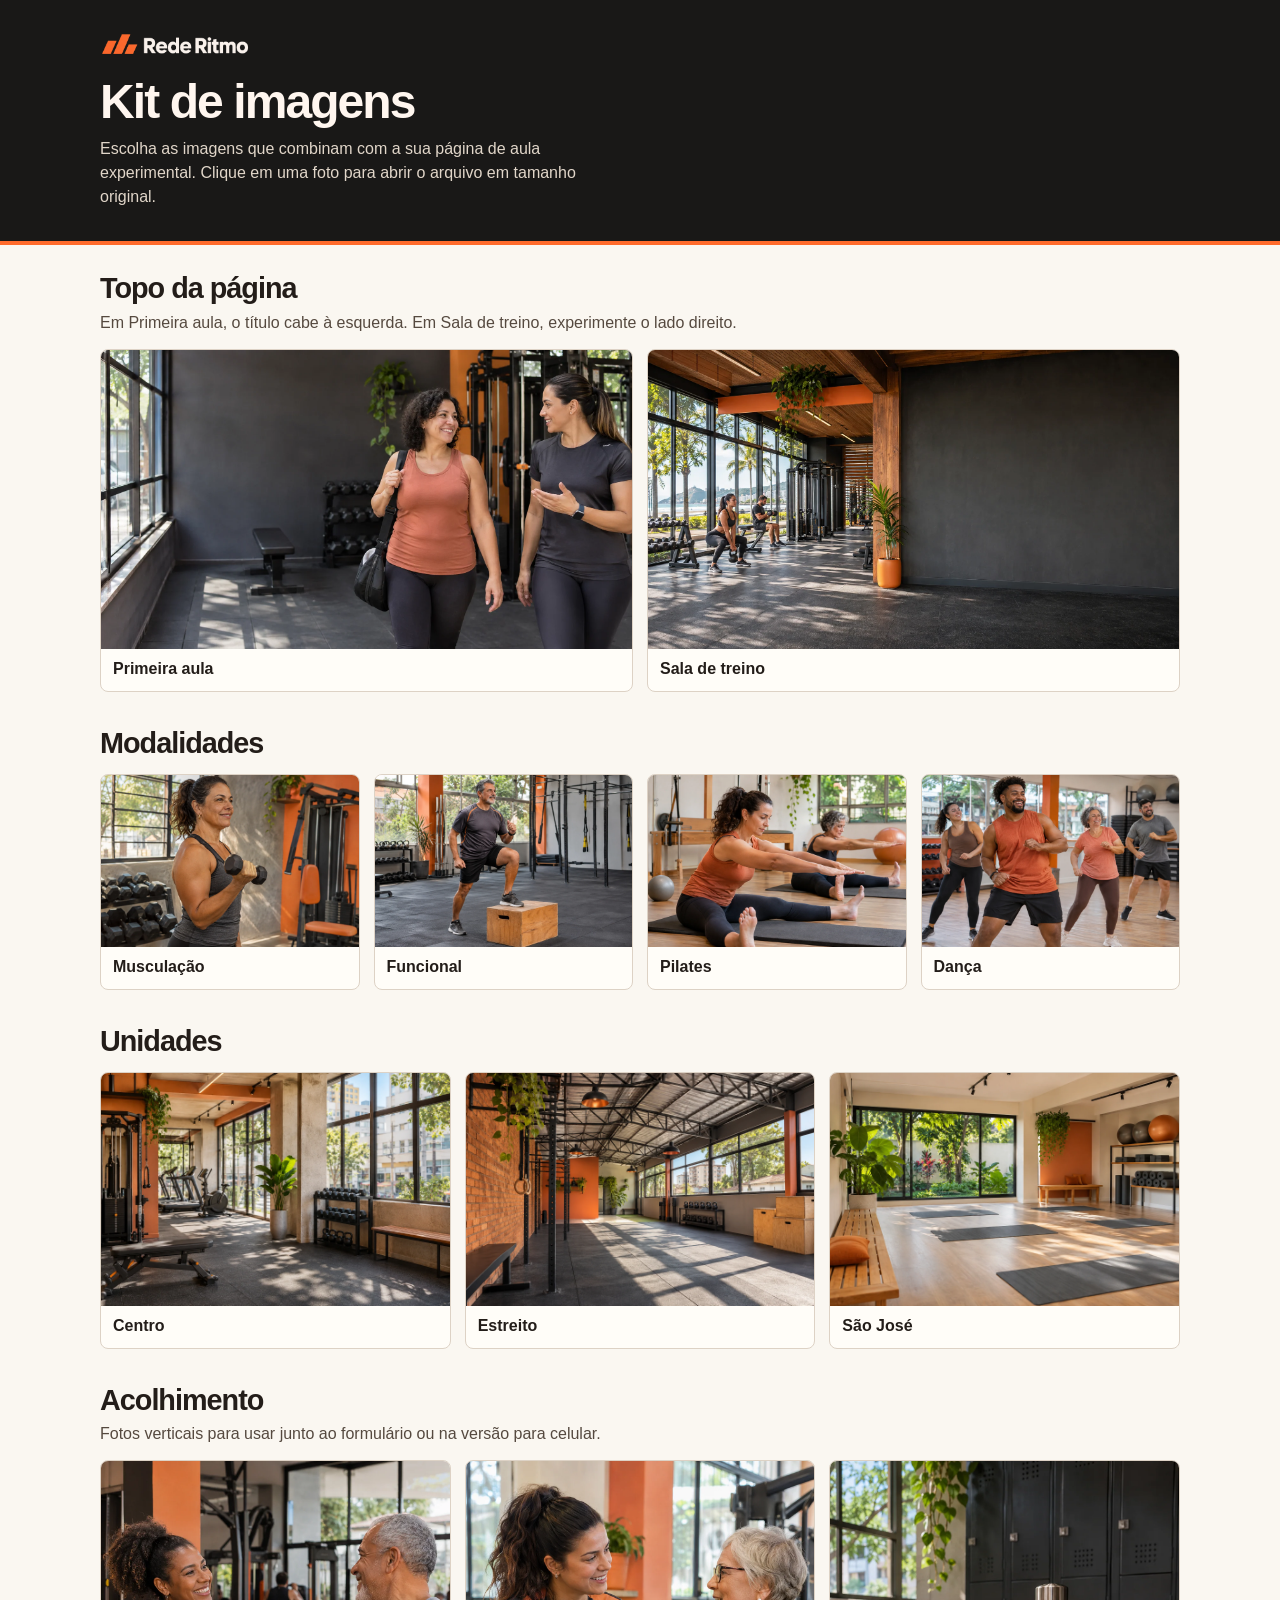
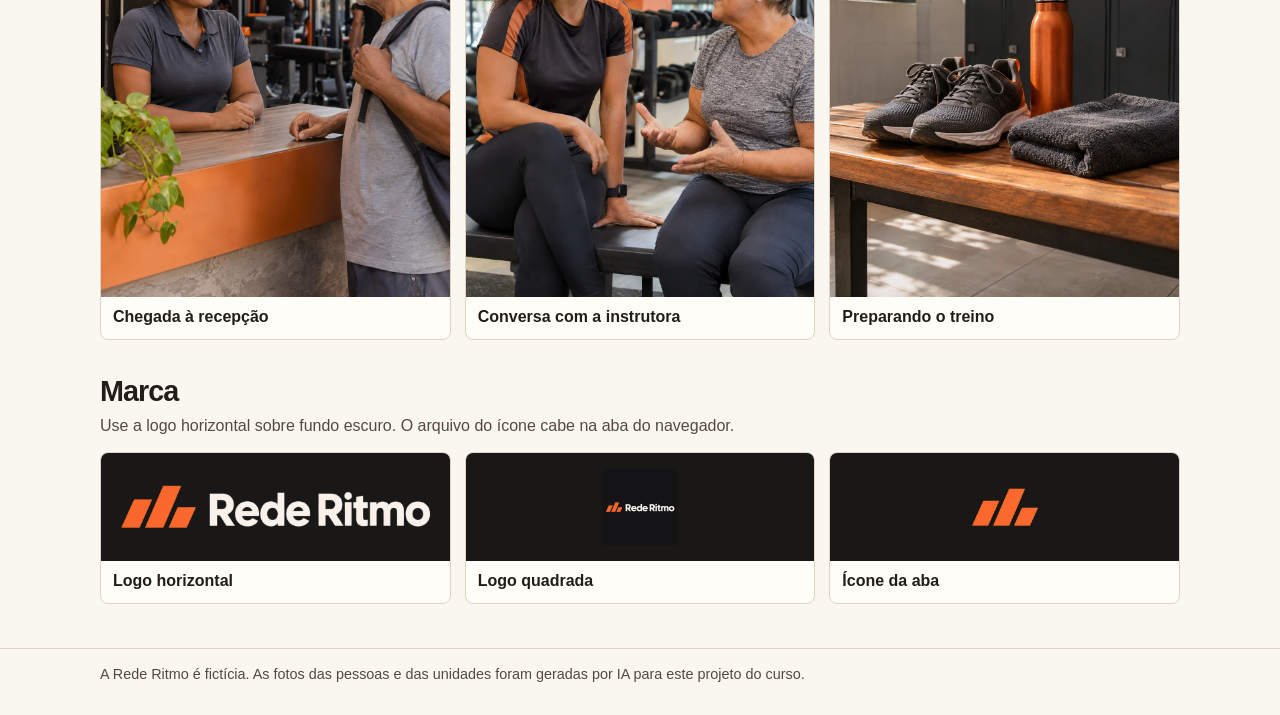
<file: public/03-unidades/kit-visual-rede-ritmo/ABRA-O-CATALOGO.html>
<!doctype html>
<html lang="pt-BR">
<head>
  <meta charset="utf-8">
  <meta name="viewport" content="width=device-width, initial-scale=1">
  <meta name="theme-color" content="#191817">
  <link rel="icon" href="00-marca/icone-aba.png">
  <title>Kit de imagens · Rede Ritmo</title>
  <style>
    * { box-sizing: border-box }
    body { margin: 0; background: #faf7f1; color: #231d19; font: 16px/1.5 Inter, "Segoe UI", Arial, sans-serif }
    header { background: #191817; color: #fff6ef; padding: 32px 0; border-bottom: 4px solid #ff6b2c }
    .wrap { width: min(1080px, 90%); margin: 0 auto }
    header img { width: 150px; display: block; height: auto }
    h1, h2, p { margin: 0 }
    h1 { font-size: clamp(1.9rem, 5vw, 3rem); letter-spacing: -.04em; line-height: 1.15; margin: 18px 0 8px }
    header p { max-width: 60ch; color: #e1d6c9 }
    main { padding-bottom: 36px }
    section { padding: 26px 0 8px }
    h2 { font-size: clamp(1.35rem, 3vw, 1.8rem); letter-spacing: -.035em; line-height: 1.2 }
    section p { color: #55493f; margin-top: 5px }
    .grid { display: grid; grid-template-columns: repeat(3,minmax(0,1fr)); gap: 14px; margin-top: 14px }
    .duo { grid-template-columns: repeat(2,minmax(0,1fr)) }
    .four { grid-template-columns: repeat(4,minmax(0,1fr)) }
    a { color: inherit }
    a:focus-visible { outline: 3px solid #a23e15; outline-offset: 4px }
    .card { display: block; background: #fffdf8; border: 1px solid #ddd2c5; border-radius: 8px; overflow: hidden; text-decoration: none }
    .card:hover span { text-decoration: underline; text-underline-offset: 3px }
    .card img { display: block; width: 100%; aspect-ratio: 3/2; object-fit: cover }
    .duo img { aspect-ratio: 16/9 }
    .portraits img { aspect-ratio: 4/5 }
    .card span { display: block; padding: 8px 12px 10px; font-weight: 600 }
    .brand img { background: #191817; height: 108px; object-fit: contain; padding: 16px }
    footer { border-top: 1px solid #ddd2c5; padding: 15px 0 30px; color: #55493f; font-size: .9rem }
    @media(max-width:700px) { .four, .grid { grid-template-columns: repeat(2,minmax(0,1fr)) } .duo { grid-template-columns: 1fr } }
    @media(max-width:420px) { .wrap { width: 92% } .grid { gap: 8px } .card span { padding: 6px 8px; font-size: .9rem } }
  </style>
</head>
<body>
  <header><div class="wrap"><img src="00-marca/logo-horizontal-transparente.png" alt="Rede Ritmo"><h1>Kit de imagens</h1><p>Escolha as imagens que combinam com a sua página de aula experimental. Clique em uma foto para abrir o arquivo em tamanho original.</p></div></header>
  <main class="wrap">
    <section>
      <h2>Topo da página</h2>
      <p>Em Primeira aula, o título cabe à esquerda. Em Sala de treino, experimente o lado direito.</p>
      <div class="grid duo">
        <a class="card" href="01-topo/primeira-aula.webp"><img src="01-topo/primeira-aula.webp" alt="Aluna e instrutora conversam na sala de treino."><span>Primeira aula</span></a>
        <a class="card" href="01-topo/sala-de-treino.webp"><img src="01-topo/sala-de-treino.webp" alt="Luz de fim de tarde atravessa a área de treino, com aparelhos ao fundo."><span>Sala de treino</span></a>
      </div>
    </section>
    <section>
      <h2>Modalidades</h2>
      <div class="grid four">
        <a class="card" href="02-modalidades/musculacao.webp"><img src="02-modalidades/musculacao.webp" alt="Aluna faz um exercício de braço com halter."><span>Musculação</span></a>
        <a class="card" href="02-modalidades/funcional.webp"><img src="02-modalidades/funcional.webp" alt="Aluno sobe em uma caixa de madeira durante o treino."><span>Funcional</span></a>
        <a class="card" href="02-modalidades/pilates.webp"><img src="02-modalidades/pilates.webp" alt="Duas alunas se alongam sentadas em colchonetes."><span>Pilates</span></a>
        <a class="card" href="02-modalidades/danca.webp"><img src="02-modalidades/danca.webp" alt="Instrutor e turma praticam um passo de dança."><span>Dança</span></a>
      </div>
    </section>
    <section>
      <h2>Unidades</h2>
      <div class="grid">
        <a class="card" href="03-unidades/centro.webp"><img src="03-unidades/centro.webp" alt="Sala de musculação com janelas voltadas para a rua."><span>Centro</span></a>
        <a class="card" href="03-unidades/estreito.webp"><img src="03-unidades/estreito.webp" alt="Área de treino com parede de tijolos e caixas de madeira."><span>Estreito</span></a>
        <a class="card" href="03-unidades/sao-jose.webp"><img src="03-unidades/sao-jose.webp" alt="Estúdio com piso claro e vista para o jardim."><span>São José</span></a>
      </div>
    </section>
    <section>
      <h2>Acolhimento</h2>
      <p>Fotos verticais para usar junto ao formulário ou na versão para celular.</p>
      <div class="grid portraits">
        <a class="card" href="04-acolhimento/chegada-na-recepcao.webp"><img src="04-acolhimento/chegada-na-recepcao.webp" alt="Recepcionista conversa com um visitante no balcão."><span>Chegada à recepção</span></a>
        <a class="card" href="04-acolhimento/conversa-com-instrutora.webp"><img src="04-acolhimento/conversa-com-instrutora.webp" alt="Aluna e instrutora conversam sentadas em um banco."><span>Conversa com a instrutora</span></a>
        <a class="card" href="04-acolhimento/preparando-o-treino.webp"><img src="04-acolhimento/preparando-o-treino.webp" alt="Tênis, garrafa e toalha sobre um banco."><span>Preparando o treino</span></a>
      </div>
    </section>
    <section>
      <h2>Marca</h2>
      <p>Use a logo horizontal sobre fundo escuro. O arquivo do ícone cabe na aba do navegador.</p>
      <div class="grid brand">
        <a class="card" href="00-marca/logo-horizontal-transparente.png"><img src="00-marca/logo-horizontal-transparente.png" alt="Nome da Rede Ritmo e símbolo laranja"><span>Logo horizontal</span></a>
        <a class="card" href="00-marca/logo-quadrada-grafite.png"><img src="00-marca/logo-quadrada-grafite.png" alt="Logo da Rede Ritmo sobre grafite"><span>Logo quadrada</span></a>
        <a class="card" href="00-marca/icone-aba.png"><img src="00-marca/icone-aba.png" alt="Símbolo da Rede Ritmo"><span>Ícone da aba</span></a>
      </div>
    </section>
  </main>
  <footer><div class="wrap">A Rede Ritmo é fictícia. As fotos das pessoas e das unidades foram geradas por IA para este projeto do curso.</div></footer>
</body>
</html>
</file>
